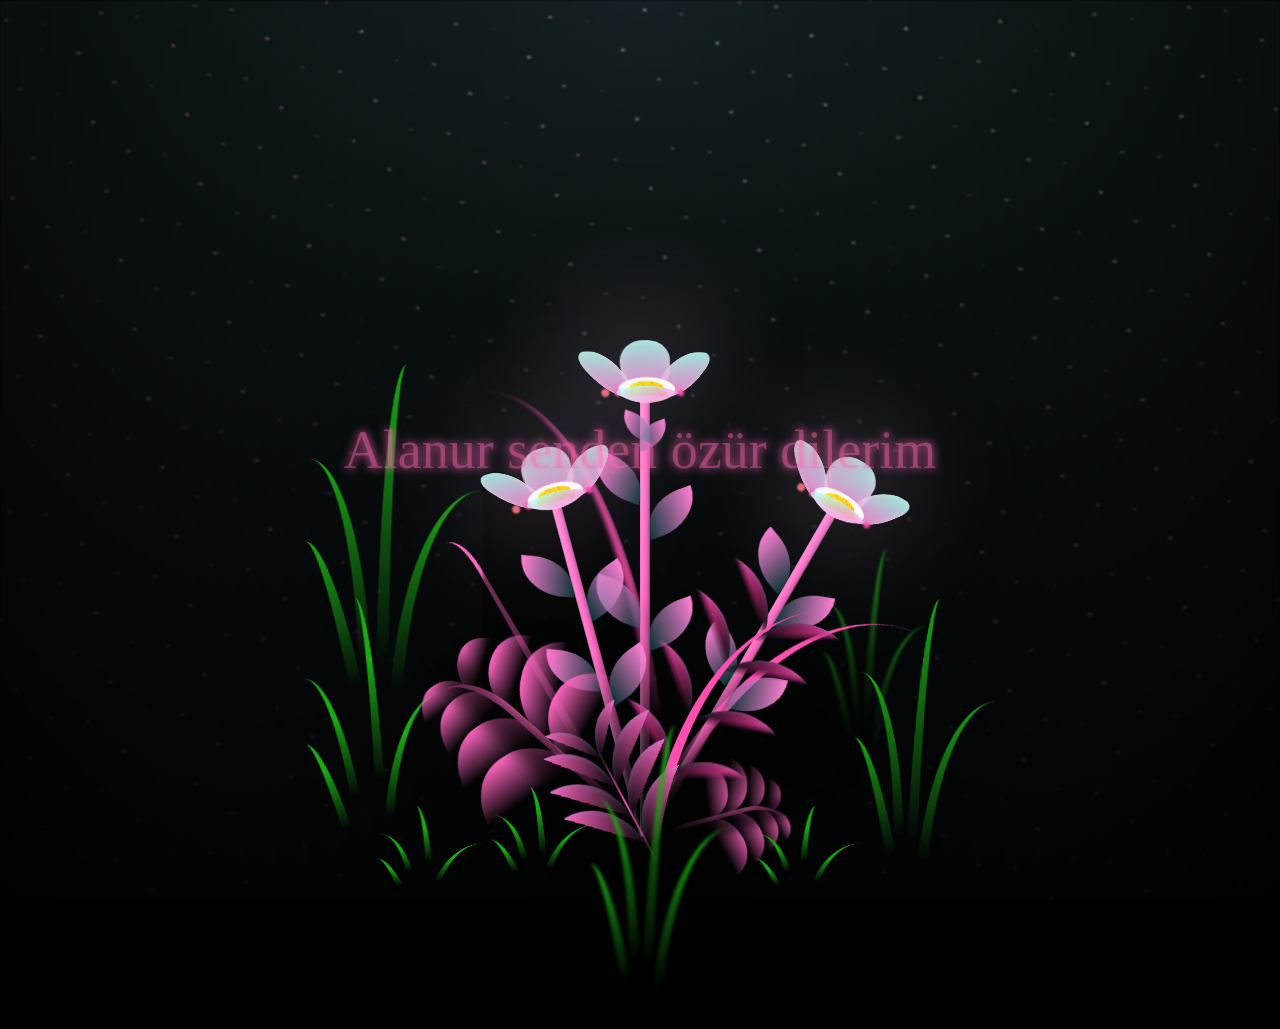
<file: index.html>
<!DOCTYPE html>
<html lang="en">
<head>
    <meta charset="UTF-8">
    <meta name="viewport" content="width=device-width, initial-scale=1.0">
    <title>Güzelim</title>
      <link rel="stylesheet" type="text/css" href="style1.0.css">
</head>
  
    <body class="not-loaded">
        <div class="night"></div>
        <div class="flowers">
          <div class="flower flower--1">
            <div class="flower__leafs flower__leafs--1">
              <div class="flower__leaf flower__leaf--1"></div>
              <div class="flower__leaf flower__leaf--2"></div>
              <div class="flower__leaf flower__leaf--3"></div>
              <div class="flower__leaf flower__leaf--4"></div>
              

              <div class="flower__white-circle"></div>
      
              <div class="flower__light flower__light--1"></div>
              <div class="flower__light flower__light--2"></div>
              <div class="flower__light flower__light--3"></div>
              <div class="flower__light flower__light--4"></div>
              <div class="flower__light flower__light--5"></div>
              <div class="flower__light flower__light--6"></div>
              <div class="flower__light flower__light--7"></div>
              <div class="flower__light flower__light--8"></div>
      
            </div>
            <div class="flower__line">
              <div class="flower__line__leaf flower__line__leaf--1"></div>
              <div class="flower__line__leaf flower__line__leaf--2"></div>
              <div class="flower__line__leaf flower__line__leaf--3"></div>
              <div class="flower__line__leaf flower__line__leaf--4"></div>
              <div class="flower__line__leaf flower__line__leaf--5"></div>
              <div class="flower__line__leaf flower__line__leaf--6"></div>
            </div>
          </div>
      
          <div class="flower flower--2">
            <div class="flower__leafs flower__leafs--2">
              <div class="flower__leaf flower__leaf--1"></div>
              <div class="flower__leaf flower__leaf--2"></div>
              <div class="flower__leaf flower__leaf--3"></div>
              <div class="flower__leaf flower__leaf--4"></div>
              <div class="flower__white-circle"></div>
      
              <div class="flower__light flower__light--1"></div>
              <div class="flower__light flower__light--2"></div>
              <div class="flower__light flower__light--3"></div>
              <div class="flower__light flower__light--4"></div>
              <div class="flower__light flower__light--5"></div>
              <div class="flower__light flower__light--6"></div>
              <div class="flower__light flower__light--7"></div>
              <div class="flower__light flower__light--8"></div>
      
            </div>
            <div class="flower__line">
              <div class="flower__line__leaf flower__line__leaf--1"></div>
              <div class="flower__line__leaf flower__line__leaf--2"></div>
              <div class="flower__line__leaf flower__line__leaf--3"></div>
              <div class="flower__line__leaf flower__line__leaf--4"></div>
            </div>
          </div>
      
          <div class="flower flower--3">
            <div class="flower__leafs flower__leafs--3">
              <div class="flower__leaf flower__leaf--1"></div>
              <div class="flower__leaf flower__leaf--2"></div>
              <div class="flower__leaf flower__leaf--3"></div>
              <div class="flower__leaf flower__leaf--4"></div>
              <div class="flower__white-circle"></div>
      
              <div class="flower__light flower__light--1"></div>
              <div class="flower__light flower__light--2"></div>
              <div class="flower__light flower__light--3"></div>
              <div class="flower__light flower__light--4"></div>
              <div class="flower__light flower__light--5"></div>
              <div class="flower__light flower__light--6"></div>
              <div class="flower__light flower__light--7"></div>
              <div class="flower__light flower__light--8"></div>
      
            </div>
            <div class="flower__line">
              <div class="flower__line__leaf flower__line__leaf--1"></div>
              <div class="flower__line__leaf flower__line__leaf--2"></div>
              <div class="flower__line__leaf flower__line__leaf--3"></div>
              <div class="flower__line__leaf flower__line__leaf--4"></div>
            </div>
          </div>
      
          <div class="grow-ans" style="--d:1.2s">
            <div class="flower__g-long">
              <div class="flower__g-long__top"></div>
              <div class="flower__g-long__bottom"></div>
            </div>
          </div>
      
          <div class="growing-grass">
            <div class="flower__grass flower__grass--1">
              <div class="flower__grass--top"></div>
              <div class="flower__grass--bottom"></div>
              <div class="flower__grass__leaf flower__grass__leaf--1"></div>
              <div class="flower__grass__leaf flower__grass__leaf--2"></div>
              <div class="flower__grass__leaf flower__grass__leaf--3"></div>
              <div class="flower__grass__leaf flower__grass__leaf--4"></div>
              <div class="flower__grass__leaf flower__grass__leaf--5"></div>
              <div class="flower__grass__leaf flower__grass__leaf--6"></div>
              <div class="flower__grass__leaf flower__grass__leaf--7"></div>
              <div class="flower__grass__leaf flower__grass__leaf--8"></div>
              <div class="flower__grass__overlay"></div>
            </div>
          </div>
      
          <div class="growing-grass">
            <div class="flower__grass flower__grass--2">
              <div class="flower__grass--top"></div>
              <div class="flower__grass--bottom"></div>
              <div class="flower__grass__leaf flower__grass__leaf--1"></div>
              <div class="flower__grass__leaf flower__grass__leaf--2"></div>
              <div class="flower__grass__leaf flower__grass__leaf--3"></div>
              <div class="flower__grass__leaf flower__grass__leaf--4"></div>
              <div class="flower__grass__leaf flower__grass__leaf--5"></div>
              <div class="flower__grass__leaf flower__grass__leaf--6"></div>
              <div class="flower__grass__leaf flower__grass__leaf--7"></div>
              <div class="flower__grass__leaf flower__grass__leaf--8"></div>
              <div class="flower__grass__overlay"></div>
            </div>
          </div>
      
          <div class="grow-ans" style="--d:2.4s">
            <div class="flower__g-right flower__g-right--1">
              <div class="leaf"></div>
            </div>
          </div>
      
          <div class="grow-ans" style="--d:2.8s">
            <div class="flower__g-right flower__g-right--2">
              <div class="leaf"></div>
            </div>
          </div>
      
          <div class="grow-ans" style="--d:2.8s">
            <div class="flower__g-front">
              <div class="flower__g-front__leaf-wrapper flower__g-front__leaf-wrapper--1">
                <div class="flower__g-front__leaf"></div>
              </div>
              <div class="flower__g-front__leaf-wrapper flower__g-front__leaf-wrapper--2">
                <div class="flower__g-front__leaf"></div>
              </div>
              <div class="flower__g-front__leaf-wrapper flower__g-front__leaf-wrapper--3">
                <div class="flower__g-front__leaf"></div>
              </div>
              <div class="flower__g-front__leaf-wrapper flower__g-front__leaf-wrapper--4">
                <div class="flower__g-front__leaf"></div>
              </div>
              <div class="flower__g-front__leaf-wrapper flower__g-front__leaf-wrapper--5">
                <div class="flower__g-front__leaf"></div>
              </div>
              <div class="flower__g-front__leaf-wrapper flower__g-front__leaf-wrapper--6">
                <div class="flower__g-front__leaf"></div>
              </div>
              <div class="flower__g-front__leaf-wrapper flower__g-front__leaf-wrapper--7">
                <div class="flower__g-front__leaf"></div>
              </div>
              <div class="flower__g-front__leaf-wrapper flower__g-front__leaf-wrapper--8">
                <div class="flower__g-front__leaf"></div>
              </div>
              <div class="flower__g-front__line"></div>
            </div>
          </div>
      
          <div class="grow-ans" style="--d:3.2s">
            <div class="flower__g-fr">
              <div class="leaf"></div>
              <div class="flower__g-fr__leaf flower__g-fr__leaf--1"></div>
              <div class="flower__g-fr__leaf flower__g-fr__leaf--2"></div>
              <div class="flower__g-fr__leaf flower__g-fr__leaf--3"></div>
              <div class="flower__g-fr__leaf flower__g-fr__leaf--4"></div>
              <div class="flower__g-fr__leaf flower__g-fr__leaf--5"></div>
              <div class="flower__g-fr__leaf flower__g-fr__leaf--6"></div>
              <div class="flower__g-fr__leaf flower__g-fr__leaf--7"></div>
              <div class="flower__g-fr__leaf flower__g-fr__leaf--8"></div>
            </div>
          </div>
      
          <div class="long-g long-g--0">
            <div class="grow-ans" style="--d:3s">
              <div class="leaf leaf--0"></div>
            </div>
            <div class="grow-ans" style="--d:2.2s">
              <div class="leaf leaf--1"></div>
            </div>
            <div class="grow-ans" style="--d:3.4s">
              <div class="leaf leaf--2"></div>
            </div>
            <div class="grow-ans" style="--d:3.6s">
              <div class="leaf leaf--3"></div>
            </div>
          </div>
      
          <div class="long-g long-g--1">
            <div class="grow-ans" style="--d:3.6s">
              <div class="leaf leaf--0"></div>
            </div>
            <div class="grow-ans" style="--d:3.8s">
              <div class="leaf leaf--1"></div>
            </div>
            <div class="grow-ans" style="--d:4s">
              <div class="leaf leaf--2"></div>
            </div>
            <div class="grow-ans" style="--d:4.2s">
              <div class="leaf leaf--3"></div>
            </div>
          </div>
      
          <div class="long-g long-g--2">
            <div class="grow-ans" style="--d:4s">
              <div class="leaf leaf--0"></div>
            </div>
            <div class="grow-ans" style="--d:4.2s">
              <div class="leaf leaf--1"></div>
            </div>
            <div class="grow-ans" style="--d:4.4s">
              <div class="leaf leaf--2"></div>
            </div>
            <div class="grow-ans" style="--d:4.6s">
              <div class="leaf leaf--3"></div>
            </div>
          </div>
      
          <div class="long-g long-g--3">
            <div class="grow-ans" style="--d:4s">
              <div class="leaf leaf--0"></div>
            </div>
            <div class="grow-ans" style="--d:4.2s">
              <div class="leaf leaf--1"></div>
            </div>
            <div class="grow-ans" style="--d:3s">
              <div class="leaf leaf--2"></div>
            </div>
            <div class="grow-ans" style="--d:3.6s">
              <div class="leaf leaf--3"></div>
            </div>
          </div>
      
          <div class="long-g long-g--4">
            <div class="grow-ans" style="--d:4s">
              <div class="leaf leaf--0"></div>
            </div>
            <div class="grow-ans" style="--d:4.2s">
              <div class="leaf leaf--1"></div>
            </div>
            <div class="grow-ans" style="--d:3s">
              <div class="leaf leaf--2"></div>
            </div>
            <div class="grow-ans" style="--d:3.6s">
              <div class="leaf leaf--3"></div>
            </div>
          </div>
      
          <div class="long-g long-g--5">
            <div class="grow-ans" style="--d:4s">
              <div class="leaf leaf--0"></div>
            </div>
            <div class="grow-ans" style="--d:4.2s">
              <div class="leaf leaf--1"></div>
            </div>
            <div class="grow-ans" style="--d:3s">
              <div class="leaf leaf--2"></div>
            </div>
            <div class="grow-ans" style="--d:3.6s">
              <div class="leaf leaf--3"></div>
            </div>
          </div>
      
          <div class="long-g long-g--6">
            <div class="grow-ans" style="--d:4.2s">
              <div class="leaf leaf--0"></div>
            </div>
            <div class="grow-ans" style="--d:4.4s">
              <div class="leaf leaf--1"></div>
            </div>
            <div class="grow-ans" style="--d:4.6s">
              <div class="leaf leaf--2"></div>
            </div>
            <div class="grow-ans" style="--d:4.8s">
              <div class="leaf leaf--3"></div>
            </div>
          </div>
      
          <div class="long-g long-g--7">
            <div class="grow-ans" style="--d:3s">
              <div class="leaf leaf--0"></div>
            </div>
            <div class="grow-ans" style="--d:3.2s">
              <div class="leaf leaf--1"></div>
            </div>
            <div class="grow-ans" style="--d:3.5s">
              <div class="leaf leaf--2"></div>
            </div>
            <div class="grow-ans" style="--d:3.6s">
              <div class="leaf leaf--3"></div>
            </div>
          </div>
        </div>
       
        <script src="java.js"></script>
      </body>
</html>
</file>
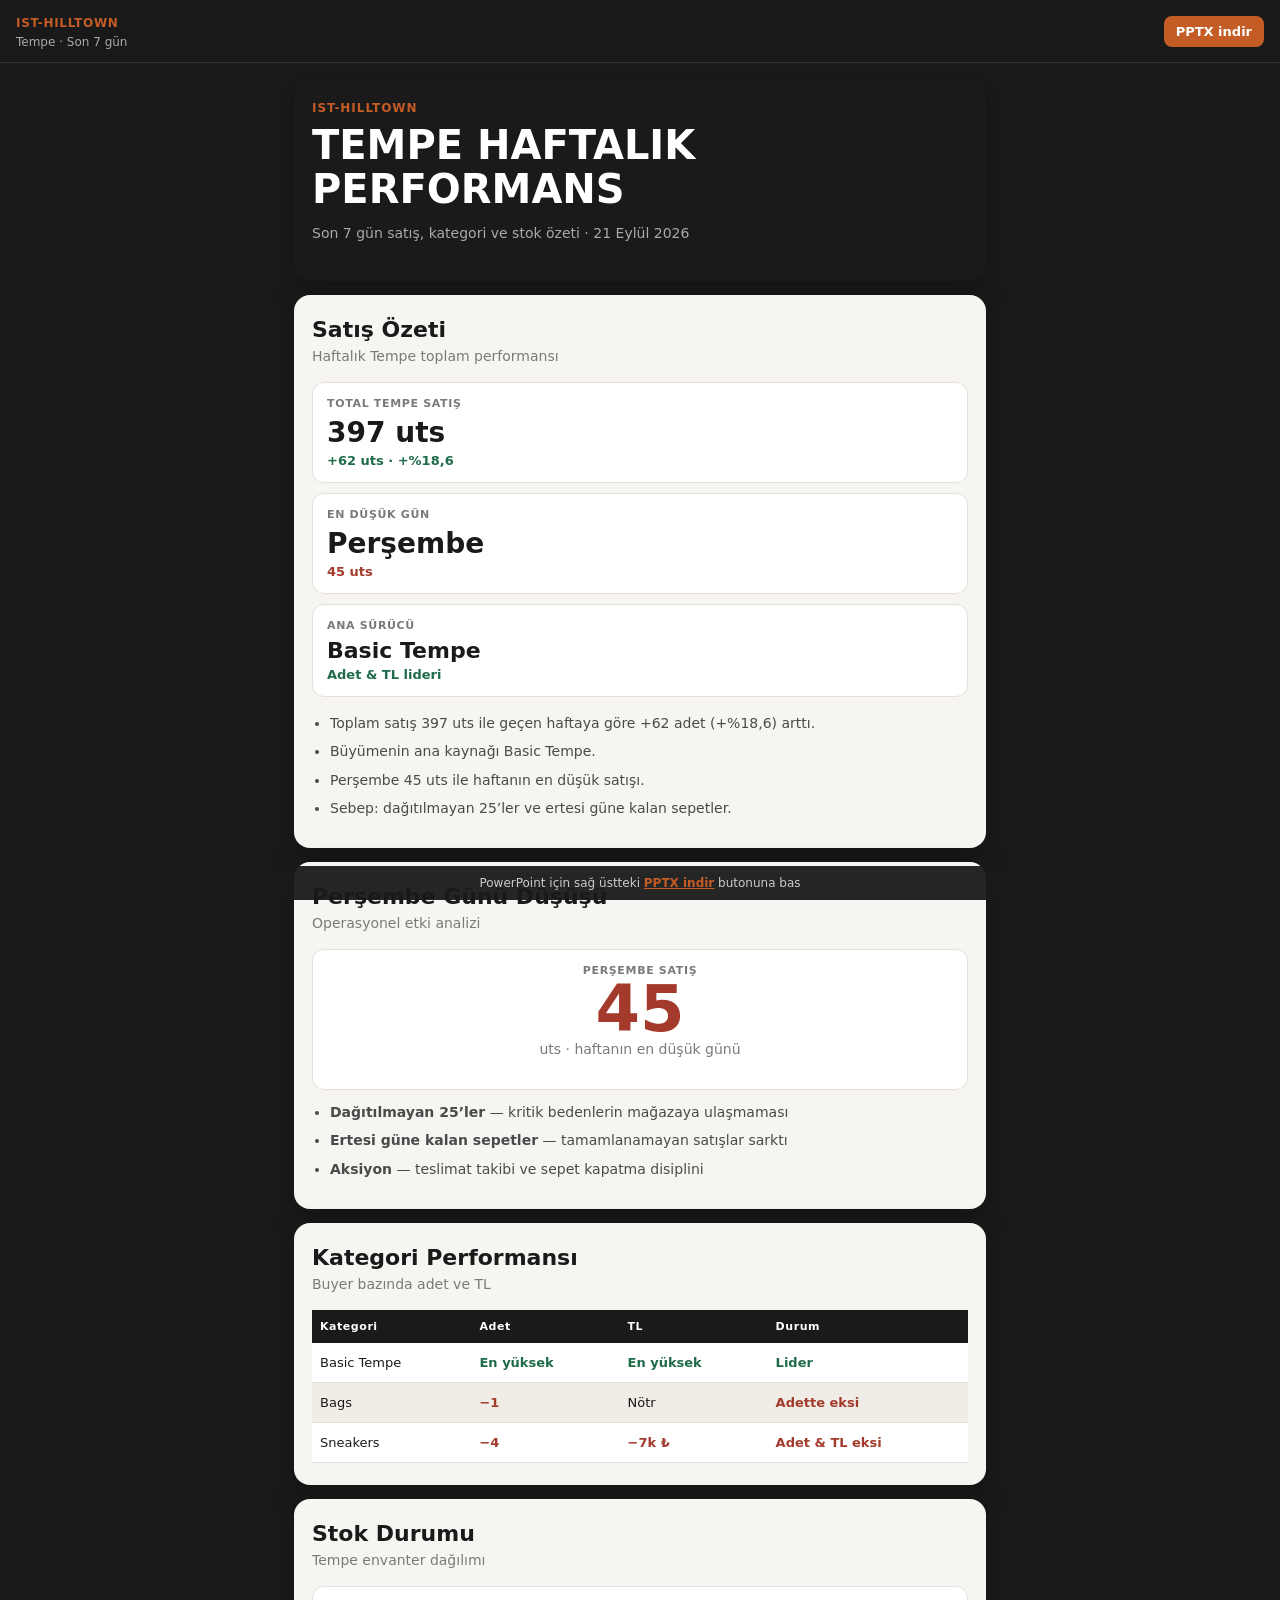
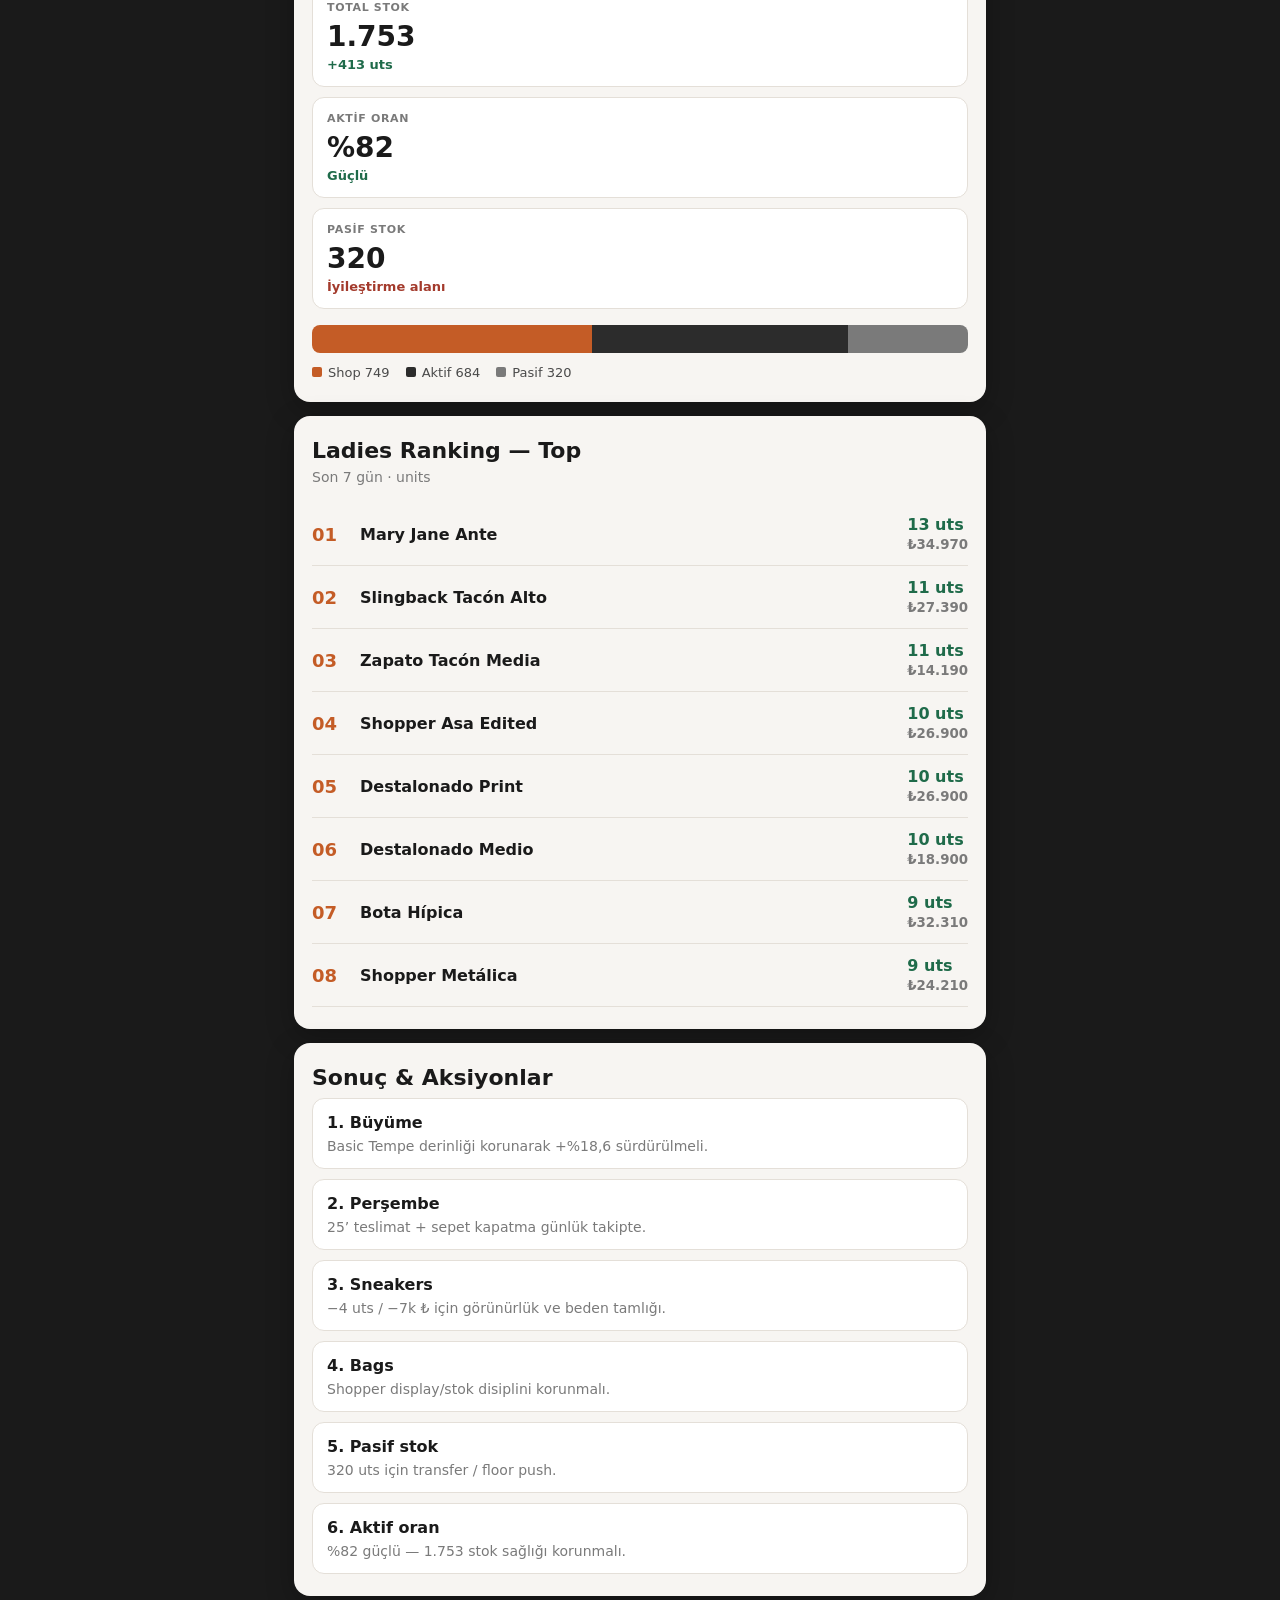
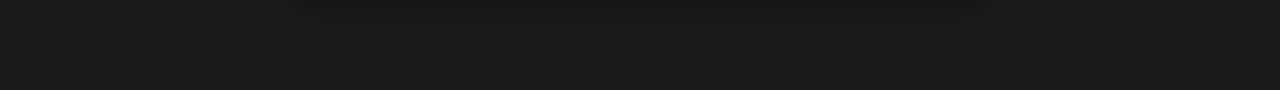
<file: presentations/tempe-sunum.html>
<!DOCTYPE html>
<html lang="tr">
<head>
  <meta charset="UTF-8" />
  <meta name="viewport" content="width=device-width, initial-scale=1, viewport-fit=cover" />
  <title>IST-HILLTOWN · Tempe Haftalık Performans</title>
  <style>
    :root {
      --ink: #1a1a1a;
      --soft: #4a4a4a;
      --muted: #7a7a7a;
      --paper: #f7f5f2;
      --accent: #c45c26;
      --pos: #1f6b4a;
      --neg: #a33a2c;
      --rule: #e4dfd8;
      --white: #fff;
    }
    * { box-sizing: border-box; margin: 0; padding: 0; }
    body {
      font-family: "Segoe UI", system-ui, -apple-system, sans-serif;
      background: var(--ink);
      color: var(--ink);
      min-height: 100dvh;
    }
    .bar {
      position: sticky; top: 0; z-index: 10;
      display: flex; align-items: center; justify-content: space-between;
      gap: 12px; padding: 12px 16px;
      background: rgba(26,26,26,.92); backdrop-filter: blur(8px);
      color: #fff; border-bottom: 1px solid #333;
    }
    .bar strong { color: var(--accent); font-size: 12px; letter-spacing: .06em; }
    .bar span { font-size: 12px; color: #aaa; }
    .dl {
      display: inline-block; padding: 8px 12px; border-radius: 8px;
      background: var(--accent); color: #fff; text-decoration: none;
      font-size: 13px; font-weight: 600; white-space: nowrap;
    }
    .wrap { max-width: 720px; margin: 0 auto; padding: 16px 14px 80px; }
    .slide {
      background: var(--paper); border-radius: 16px; padding: 22px 18px;
      margin-bottom: 14px; box-shadow: 0 8px 28px rgba(0,0,0,.25);
    }
    .slide.dark { background: var(--ink); color: #fff; }
    .eyebrow { color: var(--accent); font-size: 12px; font-weight: 700; letter-spacing: .08em; text-transform: uppercase; margin-bottom: 8px; }
    h1 { font-size: clamp(28px, 8vw, 40px); line-height: 1.1; margin: 8px 0 14px; }
    h2 { font-size: 22px; margin-bottom: 6px; }
    .sub { color: var(--muted); font-size: 14px; margin-bottom: 18px; }
    .dark .sub { color: #aaa; }
    .grid { display: grid; gap: 10px; }
    .grid.3 { grid-template-columns: 1fr; }
    @media (min-width: 560px) { .grid.3 { grid-template-columns: repeat(3, 1fr); } .grid.2 { grid-template-columns: 1fr 1fr; } }
    .card {
      background: var(--white); border: 1px solid var(--rule); border-radius: 12px; padding: 14px;
    }
    .dark .card { background: #222; border-color: #333; }
    .label { font-size: 11px; font-weight: 700; color: var(--muted); letter-spacing: .06em; text-transform: uppercase; }
    .value { font-size: 28px; font-weight: 700; margin: 6px 0 4px; }
    .delta { font-size: 13px; font-weight: 700; }
    .delta.up { color: var(--pos); }
    .delta.down { color: var(--neg); }
    ul { padding-left: 18px; }
    li { margin: 8px 0; color: var(--soft); font-size: 14px; line-height: 1.45; }
    table { width: 100%; border-collapse: collapse; font-size: 13px; }
    th { background: var(--ink); color: #fff; text-align: left; padding: 10px 8px; font-size: 11px; letter-spacing: .05em; }
    td { padding: 12px 8px; border-bottom: 1px solid var(--rule); background: #fff; }
    tr:nth-child(even) td { background: #f0ece6; }
    .pos { color: var(--pos); font-weight: 700; }
    .neg { color: var(--neg); font-weight: 700; }
    .big { font-size: 64px; font-weight: 800; color: var(--neg); line-height: 1; }
    .bar-stack { display: flex; height: 28px; border-radius: 8px; overflow: hidden; margin: 12px 0; }
    .bar-stack span { display: block; height: 100%; }
    .legend { display: flex; flex-wrap: wrap; gap: 10px 16px; font-size: 13px; color: var(--soft); }
    .dot { display: inline-block; width: 10px; height: 10px; border-radius: 2px; margin-right: 6px; }
    .prod { display: grid; grid-template-columns: 40px 1fr auto; gap: 8px; align-items: center; padding: 12px 0; border-bottom: 1px solid var(--rule); }
    .rank { color: var(--accent); font-weight: 800; font-size: 18px; }
    .hint {
      position: fixed; bottom: 0; left: 0; right: 0;
      padding: 10px 14px calc(10px + env(safe-area-inset-bottom));
      background: rgba(26,26,26,.95); color: #ccc; font-size: 12px; text-align: center;
    }
    .hint a { color: var(--accent); font-weight: 700; }
  </style>
</head>
<body>
  <div class="bar">
    <div>
      <strong>IST-HILLTOWN</strong><br />
      <span>Tempe · Son 7 gün</span>
    </div>
    <a class="dl" href="https://github.com/deniz-karakocoglu/Guzelim/raw/cursor/tempe-haftalik-sunum-210d/presentations/IST-HILLTOWN_Tempe_Haftalik_Performans.pptx">PPTX indir</a>
  </div>

  <div class="wrap">
    <section class="slide dark">
      <div class="eyebrow">IST-HILLTOWN</div>
      <h1>TEMPE HAFTALIK PERFORMANS</h1>
      <p class="sub">Son 7 gün satış, kategori ve stok özeti · 21 Eylül 2026</p>
    </section>

    <section class="slide">
      <h2>Satış Özeti</h2>
      <p class="sub">Haftalık Tempe toplam performansı</p>
      <div class="grid 3">
        <div class="card">
          <div class="label">Total Tempe Satış</div>
          <div class="value">397 uts</div>
          <div class="delta up">+62 uts · +%18,6</div>
        </div>
        <div class="card">
          <div class="label">En Düşük Gün</div>
          <div class="value">Perşembe</div>
          <div class="delta down">45 uts</div>
        </div>
        <div class="card">
          <div class="label">Ana Sürücü</div>
          <div class="value" style="font-size:22px">Basic Tempe</div>
          <div class="delta up">Adet & TL lideri</div>
        </div>
      </div>
      <ul style="margin-top:16px">
        <li>Toplam satış 397 uts ile geçen haftaya göre +62 adet (+%18,6) arttı.</li>
        <li>Büyümenin ana kaynağı Basic Tempe.</li>
        <li>Perşembe 45 uts ile haftanın en düşük satışı.</li>
        <li>Sebep: dağıtılmayan 25’ler ve ertesi güne kalan sepetler.</li>
      </ul>
    </section>

    <section class="slide">
      <h2>Perşembe Günü Düşüşü</h2>
      <p class="sub">Operasyonel etki analizi</p>
      <div class="card" style="text-align:center; margin-bottom:12px">
        <div class="label">Perşembe satış</div>
        <div class="big">45</div>
        <div class="sub">uts · haftanın en düşük günü</div>
      </div>
      <ul>
        <li><strong>Dağıtılmayan 25’ler</strong> — kritik bedenlerin mağazaya ulaşmaması</li>
        <li><strong>Ertesi güne kalan sepetler</strong> — tamamlanamayan satışlar sarktı</li>
        <li><strong>Aksiyon</strong> — teslimat takibi ve sepet kapatma disiplini</li>
      </ul>
    </section>

    <section class="slide">
      <h2>Kategori Performansı</h2>
      <p class="sub">Buyer bazında adet ve TL</p>
      <div style="overflow-x:auto">
        <table>
          <thead>
            <tr><th>Kategori</th><th>Adet</th><th>TL</th><th>Durum</th></tr>
          </thead>
          <tbody>
            <tr><td>Basic Tempe</td><td class="pos">En yüksek</td><td class="pos">En yüksek</td><td class="pos">Lider</td></tr>
            <tr><td>Bags</td><td class="neg">−1</td><td>Nötr</td><td class="neg">Adette eksi</td></tr>
            <tr><td>Sneakers</td><td class="neg">−4</td><td class="neg">−7k ₺</td><td class="neg">Adet & TL eksi</td></tr>
          </tbody>
        </table>
      </div>
    </section>

    <section class="slide">
      <h2>Stok Durumu</h2>
      <p class="sub">Tempe envanter dağılımı</p>
      <div class="grid 3">
        <div class="card">
          <div class="label">Total stok</div>
          <div class="value">1.753</div>
          <div class="delta up">+413 uts</div>
        </div>
        <div class="card">
          <div class="label">Aktif oran</div>
          <div class="value">%82</div>
          <div class="delta up">Güçlü</div>
        </div>
        <div class="card">
          <div class="label">Pasif stok</div>
          <div class="value">320</div>
          <div class="delta down">İyileştirme alanı</div>
        </div>
      </div>
      <div class="bar-stack" style="margin-top:16px">
        <span style="width:42.7%;background:var(--accent)"></span>
        <span style="width:39.0%;background:#2c2c2c"></span>
        <span style="width:18.3%;background:#7a7a7a"></span>
      </div>
      <div class="legend">
        <span><i class="dot" style="background:var(--accent)"></i>Shop 749</span>
        <span><i class="dot" style="background:#2c2c2c"></i>Aktif 684</span>
        <span><i class="dot" style="background:#7a7a7a"></i>Pasif 320</span>
      </div>
    </section>

    <section class="slide">
      <h2>Ladies Ranking — Top</h2>
      <p class="sub">Son 7 gün · units</p>
      <div class="prod"><span class="rank">01</span><div><strong>Mary Jane Ante</strong></div><div class="pos">13 uts<br /><small style="color:var(--muted)">₺34.970</small></div></div>
      <div class="prod"><span class="rank">02</span><div><strong>Slingback Tacón Alto</strong></div><div class="pos">11 uts<br /><small style="color:var(--muted)">₺27.390</small></div></div>
      <div class="prod"><span class="rank">03</span><div><strong>Zapato Tacón Media</strong></div><div class="pos">11 uts<br /><small style="color:var(--muted)">₺14.190</small></div></div>
      <div class="prod"><span class="rank">04</span><div><strong>Shopper Asa Edited</strong></div><div class="pos">10 uts<br /><small style="color:var(--muted)">₺26.900</small></div></div>
      <div class="prod"><span class="rank">05</span><div><strong>Destalonado Print</strong></div><div class="pos">10 uts<br /><small style="color:var(--muted)">₺26.900</small></div></div>
      <div class="prod"><span class="rank">06</span><div><strong>Destalonado Medio</strong></div><div class="pos">10 uts<br /><small style="color:var(--muted)">₺18.900</small></div></div>
      <div class="prod"><span class="rank">07</span><div><strong>Bota Hípica</strong></div><div class="pos">9 uts<br /><small style="color:var(--muted)">₺32.310</small></div></div>
      <div class="prod"><span class="rank">08</span><div><strong>Shopper Metálica</strong></div><div class="pos">9 uts<br /><small style="color:var(--muted)">₺24.210</small></div></div>
    </section>

    <section class="slide">
      <h2>Sonuç & Aksiyonlar</h2>
      <div class="grid 2" style="margin-top:8px">
        <div class="card"><strong>1. Büyüme</strong><p class="sub" style="margin:6px 0 0">Basic Tempe derinliği korunarak +%18,6 sürdürülmeli.</p></div>
        <div class="card"><strong>2. Perşembe</strong><p class="sub" style="margin:6px 0 0">25’ teslimat + sepet kapatma günlük takipte.</p></div>
        <div class="card"><strong>3. Sneakers</strong><p class="sub" style="margin:6px 0 0">−4 uts / −7k ₺ için görünürlük ve beden tamlığı.</p></div>
        <div class="card"><strong>4. Bags</strong><p class="sub" style="margin:6px 0 0">Shopper display/stok disiplini korunmalı.</p></div>
        <div class="card"><strong>5. Pasif stok</strong><p class="sub" style="margin:6px 0 0">320 uts için transfer / floor push.</p></div>
        <div class="card"><strong>6. Aktif oran</strong><p class="sub" style="margin:6px 0 0">%82 güçlü — 1.753 stok sağlığı korunmalı.</p></div>
      </div>
    </section>
  </div>

  <div class="hint">
    PowerPoint için sağ üstteki <a href="https://github.com/deniz-karakocoglu/Guzelim/raw/cursor/tempe-haftalik-sunum-210d/presentations/IST-HILLTOWN_Tempe_Haftalik_Performans.pptx">PPTX indir</a> butonuna bas
  </div>
</body>
</html>
</file>
<file: style1.0.css>
*,
*::after,
*::before {
  padding: 0;
  margin: 0;
  box-sizing: border-box;
}

:root {
  --dark-color: #000;
}

body {
  display: flex;
  align-items: flex-end;
  justify-content: center;
  min-height: 100vh;
  background-color: var(--dark-color);
  overflow: hidden;
  perspective: 1000px;
}

.night {
  position: fixed;
  left: 50%;
  top: 0;
  transform: translateX(-50%);
  width: 100%;
  height: 100%;
  filter: blur(0.1vmin);
  background-image: radial-gradient(ellipse at top, transparent 0%, var(--dark-color)), radial-gradient(ellipse at bottom, var(--dark-color), rgba(145, 233, 255, 0.2)), repeating-linear-gradient(220deg, black 0px, black 19px, transparent 19px, transparent 22px), repeating-linear-gradient(189deg, black 0px, black 19px, transparent 19px, transparent 22px), repeating-linear-gradient(148deg, black 0px, black 19px, transparent 19px, transparent 22px), linear-gradient(90deg, #ff80d5, #f0f0f0);
}

.flowers {
  position: relative;
  transform: scale(0.7);
}

.flower {
  position: absolute;
  bottom: 10vmin;
  transform-origin: bottom center;
  z-index: 10;
  --fl-speed: 0.8s;
}
.flower--1 {
  animation: moving-flower-1 4s linear infinite;
}
.flower--1 .flower__line {
  height: 70vmin;
  animation-delay: 0.3s;
}
.flower--1 .flower__line__leaf--1 {
  animation: blooming-leaf-right var(--fl-speed) 1.6s backwards;
}
.flower--1 .flower__line__leaf--2 {
  animation: blooming-leaf-right var(--fl-speed) 1.4s backwards;
}
.flower--1 .flower__line__leaf--3 {
  animation: blooming-leaf-left var(--fl-speed) 1.2s backwards;
}
.flower--1 .flower__line__leaf--4 {
  animation: blooming-leaf-left var(--fl-speed) 1s backwards;
}
.flower--1 .flower__line__leaf--5 {
  animation: blooming-leaf-right var(--fl-speed) 1.8s backwards;
}
.flower--1 .flower__line__leaf--6 {
  animation: blooming-leaf-left var(--fl-speed) 2s backwards;
}
.flower--2 {
  left: 50%;
  transform: rotate(30deg);
  animation: moving-flower-2 4s linear infinite;
}
.flower--2 .flower__line {
  height: 60vmin;
  animation-delay: 0.8s;
}
.flower--2 .flower__line__leaf--1 {
  animation: blooming-leaf-right var(--fl-speed) 1.9s backwards;
}
.flower--2 .flower__line__leaf--2 {
  animation: blooming-leaf-right var(--fl-speed) 1.7s backwards;
}
.flower--2 .flower__line__leaf--3 {
  animation: blooming-leaf-left var(--fl-speed) 1.5s backwards;
}
.flower--2 .flower__line__leaf--4 {
  animation: blooming-leaf-left var(--fl-speed) 1.3s backwards;
}
.flower--3 {
  left: 50%;
  transform: rotate(-15deg);
  animation: moving-flower-3 4s linear infinite;
}
.flower--3 .flower__line {
  animation-delay: 0.9s;
}
.flower--3 .flower__line__leaf--1 {
  animation: blooming-leaf-right var(--fl-speed) 2.5s backwards;
}
.flower--3 .flower__line__leaf--2 {
  animation: blooming-leaf-right var(--fl-speed) 2.3s backwards;
}
.flower--3 .flower__line__leaf--3 {
  animation: blooming-leaf-left var(--fl-speed) 2.1s backwards;
}
.flower--3 .flower__line__leaf--4 {
  animation: blooming-leaf-left var(--fl-speed) 1.9s backwards;
}
.flower__leafs {
  position: relative;
  animation: blooming-flower 2s backwards;
}
.flower__leafs--1 {
  animation-delay: 1.1s;
}
.flower__leafs--2 {
  animation-delay: 1.4s;
}
.flower__leafs--3 {
  animation-delay: 1.7s;
}
.flower__leafs::after {
  content: "";
  position: absolute;
  left: 0;
  top: 0;
  transform: translate(-50%, -100%);
  width: 8vmin;
  height: 8vmin;
  background-color: #ffc6f4;
  filter: blur(10vmin);
}
.flower__leaf {
  position: absolute;
  bottom: 0;
  left: 50%;
  width: 8vmin;
  height: 11vmin;
  border-radius: 51% 49% 47% 53%/44% 45% 55% 69%;
  background-color: #ffbaf4;
  background-image: linear-gradient(to top, #ff80d5, #a7ffee);
  transform-origin: bottom center;
  opacity: 0.9;
  box-shadow: inset 0 0 2vmin rgba(255, 255, 255, 0.5);
}
.flower__leaf--1 {
  transform: translate(-10%, 1%) rotateY(40deg) rotateX(-50deg);
}
.flower__leaf--2 {
  transform: translate(-50%, -4%) rotateX(40deg);
}
.flower__leaf--3 {
  transform: translate(-90%, 0%) rotateY(45deg) rotateX(50deg);
}
.flower__leaf--4 {
  width: 8vmin;
  height: 8vmin;
  transform-origin: bottom left;
  border-radius: 4vmin 10vmin 4vmin 4vmin;
  transform: translate(0%, 18%) rotateX(70deg) rotate(-43deg);
  background-image: linear-gradient(to top, #ff80d5, #a7ffee);
  z-index: 1;
  opacity: 0.8;
}
.flower__white-circle {
  position: absolute;
  left: -3.5vmin;
  top: -3vmin;
  width: 9vmin;
  height: 4vmin;
  border-radius: 50%;
  background-color: #fff;
}
.flower__white-circle::after {
  content: "";
  position: absolute;
  left: 50%;
  top: 45%;
  transform: translate(-50%, -50%);
  width: 60%;
  height: 60%;
  border-radius: inherit;
  background-image: repeating-linear-gradient(135deg, rgba(0, 0, 0, 0.03) 0px, rgba(0, 0, 0, 0.03) 1px, transparent 1px, transparent 12px), repeating-linear-gradient(45deg, rgba(0, 0, 0, 0.03) 0px, rgba(0, 0, 0, 0.03) 1px, transparent 1px, transparent 12px), repeating-linear-gradient(67.5deg, rgba(0, 0, 0, 0.03) 0px, rgba(0, 0, 0, 0.03) 1px, transparent 1px, transparent 12px), repeating-linear-gradient(135deg, rgba(0, 0, 0, 0.03) 0px, rgba(0, 0, 0, 0.03) 1px, transparent 1px, transparent 12px), repeating-linear-gradient(45deg, rgba(0, 0, 0, 0.03) 0px, rgba(0, 0, 0, 0.03) 1px, transparent 1px, transparent 12px), repeating-linear-gradient(112.5deg, rgba(0, 0, 0, 0.03) 0px, rgba(0, 0, 0, 0.03) 1px, transparent 1px, transparent 12px), repeating-linear-gradient(112.5deg, rgba(0, 0, 0, 0.03) 0px, rgba(0, 0, 0, 0.03) 1px, transparent 1px, transparent 12px), repeating-linear-gradient(45deg, rgba(0, 0, 0, 0.03) 0px, rgba(0, 0, 0, 0.03) 1px, transparent 1px, transparent 12px), repeating-linear-gradient(22.5deg, rgba(0, 0, 0, 0.03) 0px, rgba(0, 0, 0, 0.03) 1px, transparent 1px, transparent 12px), repeating-linear-gradient(45deg, rgba(0, 0, 0, 0.03) 0px, rgba(0, 0, 0, 0.03) 1px, transparent 1px, transparent 12px), repeating-linear-gradient(22.5deg, rgba(0, 0, 0, 0.03) 0px, rgba(0, 0, 0, 0.03) 1px, transparent 1px, transparent 12px), repeating-linear-gradient(135deg, rgba(0, 0, 0, 0.03) 0px, rgba(0, 0, 0, 0.03) 1px, transparent 1px, transparent 12px), repeating-linear-gradient(157.5deg, rgba(0, 0, 0, 0.03) 0px, rgba(0, 0, 0, 0.03) 1px, transparent 1px, transparent 12px), repeating-linear-gradient(67.5deg, rgba(0, 0, 0, 0.03) 0px, rgba(0, 0, 0, 0.03) 1px, transparent 1px, transparent 12px), repeating-linear-gradient(67.5deg, rgba(0, 0, 0, 0.03) 0px, rgba(0, 0, 0, 0.03) 1px, transparent 1px, transparent 12px), linear-gradient(90deg, #ffeb12, #ffce00);
}
.flower__line {
  height: 55vmin;
  width: 1.5vmin;
  background-image: linear-gradient(to left, rgba(0, 0, 0, 0.2), transparent, rgba(255, 255, 255, 0.2)), linear-gradient(to top, transparent 10%, #ff66c0, #ff80d5);
  box-shadow: inset 0 0 2px rgba(0, 0, 0, 0.5);
  animation: grow-flower-tree 4s backwards;
}
.flower__line__leaf {
  --w: 7vmin;
  --h: calc(var(--w) + 2vmin);
  position: absolute;
  top: 20%;
  left: 90%;
  width: var(--w);
  height: var(--h);
  border-top-right-radius: var(--h);
  border-bottom-left-radius: var(--h);
  background-image: linear-gradient(to top, rgba(20, 117, 122, 0.4), #ff80d5);
}
.flower__line__leaf--1 {
  transform: rotate(70deg) rotateY(30deg);
}
.flower__line__leaf--2 {
  top: 45%;
  transform: rotate(70deg) rotateY(30deg);
}
.flower__line__leaf--3, .flower__line__leaf--4, .flower__line__leaf--6 {
  border-top-right-radius: 0;
  border-bottom-left-radius: 0;
  border-top-left-radius: var(--h);
  border-bottom-right-radius: var(--h);
  left: -460%;
  top: 12%;
  transform: rotate(-70deg) rotateY(30deg);
}
.flower__line__leaf--4 {
  top: 40%;
}
.flower__line__leaf--5 {
  top: 0;
  transform-origin: left;
  transform: rotate(70deg) rotateY(30deg) scale(0.6);
}
.flower__line__leaf--6 {
  top: -2%;
  left: -450%;
  transform-origin: right;
  transform: rotate(-70deg) rotateY(30deg) scale(0.6);
}
.flower__light {
  position: absolute;
  bottom: 0vmin;
  width: 1vmin;
  height: 1vmin;
  background-color: #fffb00;
  border-radius: 50%;
  filter: blur(0.2vmin);
  animation: light-ans 4s linear infinite backwards;
}
.flower__light:nth-child(odd) {
  background-color: #ff40a5;
}
.flower__light--1 {
  left: -2vmin;
  animation-delay: 1s;
}
.flower__light--2 {
  left: 3vmin;
  animation-delay: 0.5s;
}
.flower__light--3 {
  left: -6vmin;
  animation-delay: 0.3s;
}
.flower__light--4 {
  left: 6vmin;
  animation-delay: 0.9s;
}
.flower__light--5 {
  left: -1vmin;
  animation-delay: 1.5s;
}
.flower__light--6 {
  left: -4vmin;
  animation-delay: 3s;
}
.flower__light--7 {
  left: 3vmin;
  animation-delay: 2s;
}
.flower__light--8 {
  left: -6vmin;
  animation-delay: 3.5s;
}
.flower__grass {
  --c: #ff66c0;
  --line-w: 1.5vmin;
  position: absolute;
  bottom: 12vmin;
  left: -7vmin;
  display: flex;
  flex-direction: column;
  align-items: flex-end;
  z-index: 20;
  transform-origin: bottom center;
  transform: rotate(-48deg) rotateY(40deg);
}
.flower__grass--1 {
  animation: moving-grass 2s linear infinite;
}
.flower__grass--2 {
  left: 2vmin;
  bottom: 10vmin;
  transform: scale(0.5) rotate(75deg) rotateX(10deg) rotateY(-200deg);
  opacity: 0.8;
  z-index: 0;
  animation: moving-grass--2 1.5s linear infinite;
}
.flower__grass--top {
  width: 7vmin;
  height: 10vmin;
  border-top-right-radius: 100%;
  border-right: var(--line-w) solid var(--c);
  transform-origin: bottom center;
  transform: rotate(-2deg);
}
.flower__grass--bottom {
  margin-top: -2px;
  width: var(--line-w);
  height: 25vmin;
  background-image: linear-gradient(to top, transparent, var(--c));
}
.flower__grass__leaf {
  --size: 10vmin;
  position: absolute;
  width: calc(var(--size) * 2.1);
  height: var(--size);
  border-top-left-radius: var(--size);
  border-top-right-radius: var(--size);
  background-image: linear-gradient(to top, transparent, transparent 30%, var(--c));
  z-index: 100;
}
.flower__grass__leaf--1 {
  top: -6%;
  left: 30%;
  --size: 6vmin;
  transform: rotate(-20deg);
  animation: growing-grass-ans--1 2s 2.6s backwards;
}
@keyframes growing-grass-ans--1 {
  0% {
    transform-origin: bottom left;
    transform: rotate(-20deg) scale(0);
  }
}
.flower__grass__leaf--2 {
  top: -5%;
  left: -110%;
  --size: 6vmin;
  transform: rotate(10deg);
  animation: growing-grass-ans--2 2s 2.4s linear backwards;
}
@keyframes growing-grass-ans--2 {
  0% {
    transform-origin: bottom right;
    transform: rotate(10deg) scale(0);
  }
}
.flower__grass__leaf--3 {
  top: 5%;
  left: 60%;
  --size: 8vmin;
  transform: rotate(-18deg) rotateX(-20deg);
  animation: growing-grass-ans--3 2s 2.2s linear backwards;
}
@keyframes growing-grass-ans--3 {
  0% {
    transform-origin: bottom left;
    transform: rotate(-18deg) rotateX(-20deg) scale(0);
  }
}
.flower__grass__leaf--4 {
  top: 6%;
  left: -135%;
  --size: 8vmin;
  transform: rotate(2deg);
  animation: growing-grass-ans--4 2s 2s linear backwards;
}
@keyframes growing-grass-ans--4 {
  0% {
    transform-origin: bottom right;
    transform: rotate(2deg) scale(0);
  }
}
.flower__grass__leaf--5 {
  top: 20%;
  left: 60%;
  --size: 10vmin;
  transform: rotate(-24deg) rotateX(-20deg);
  animation: growing-grass-ans--5 2s 1.8s linear backwards;
}
@keyframes growing-grass-ans--5 {
  0% {
    transform-origin: bottom left;
    transform: rotate(-24deg) rotateX(-20deg) scale(0);
  }
}
.flower__grass__leaf--6 {
  top: 22%;
  left: -180%;
  --size: 10vmin;
  transform: rotate(10deg);
  animation: growing-grass-ans--6 2s 1.6s linear backwards;
}
@keyframes growing-grass-ans--6 {
  0% {
    transform-origin: bottom right;
    transform: rotate(10deg) scale(0);
  }
}
.flower__grass__leaf--7 {
  top: 39%;
  left: 70%;
  --size: 10vmin;
  transform: rotate(-10deg);
  animation: growing-grass-ans--7 2s 1.4s linear backwards;
}
@keyframes growing-grass-ans--7 {
  0% {
    transform-origin: bottom left;
    transform: rotate(-10deg) scale(0);
  }
}
.flower__grass__leaf--8 {
  top: 40%;
  left: -215%;
  --size: 11vmin;
  transform: rotate(10deg);
  animation: growing-grass-ans--8 2s 1.2s linear backwards;
}
@keyframes growing-grass-ans--8 {
  0% {
    transform-origin: bottom right;
    transform: rotate(10deg) scale(0);
  }
}
.flower__grass__overlay {
  position: absolute;
  top: -10%;
  right: 0%;
  width: 100%;
  height: 100%;
  background-color: rgba(0, 0, 0, 0.6);
  filter: blur(1.5vmin);
  z-index: 100;
}
.flower__g-long {
  --w: 2vmin;
  --h: 6vmin;
  --c: #ff66c0;
  position: absolute;
  bottom: 10vmin;
  left: -3vmin;
  transform-origin: bottom center;
  transform: rotate(-30deg) rotateY(-20deg);
  display: flex;
  flex-direction: column;
  align-items: flex-end;
  animation: flower-g-long-ans 3s linear infinite;
}
@keyframes flower-g-long-ans {
  0%, 100% {
    transform: rotate(-30deg) rotateY(-20deg);
  }
  50% {
    transform: rotate(-32deg) rotateY(-20deg);
  }
}
.flower__g-long__top {
  top: calc(var(--h) * -1);
  width: calc(var(--w) + 1vmin);
  height: var(--h);
  border-top-right-radius: 100%;
  border-right: 0.7vmin solid var(--c);
  transform: translate(-0.7vmin, 1vmin);
}
.flower__g-long__bottom {
  width: var(--w);
  height: 50vmin;
  transform-origin: bottom center;
  background-image: linear-gradient(to top, transparent 30%, var(--c));
  box-shadow: inset 0 0 2px rgba(0, 0, 0, 0.5);
  clip-path: polygon(35% 0, 65% 1%, 100% 100%, 0% 100%);
}
.flower__g-right {
  position: absolute;
  bottom: 6vmin;
  left: -2vmin;
  transform-origin: bottom left;
  transform: rotate(20deg);
}
.flower__g-right .leaf {
  width: 30vmin;
  height: 50vmin;
  border-top-left-radius: 100%;
  border-left: 2vmin solid #ff4fb0;
  background-image: linear-gradient(to bottom, transparent, var(--dark-color) 60%);
  mask-image: linear-gradient(to top, transparent 30%, #ff4fb0 60%);
}
.flower__g-right--1 {
  animation: flower-g-right-ans 2.5s linear infinite;
}
.flower__g-right--2 {
  left: 5vmin;
  transform: rotateY(-180deg);
  animation: flower-g-right-ans--2 3s linear infinite;
}
.flower__g-right--2 .leaf {
  height: 75vmin;
  filter: blur(0.3vmin);
  opacity: 0.8;
}
@keyframes flower-g-right-ans {
  0%, 100% {
    transform: rotate(20deg);
  }
  50% {
    transform: rotate(24deg) rotateX(-20deg);
  }
}
@keyframes flower-g-right-ans--2 {
  0%, 100% {
    transform: rotateY(-180deg) rotate(0deg) rotateX(-20deg);
  }
  50% {
    transform: rotateY(-180deg) rotate(6deg) rotateX(-20deg);
  }
}
.flower__g-front {
  position: absolute;
  bottom: 6vmin;
  left: 2.5vmin;
  z-index: 100;
  transform-origin: bottom center;
  transform: rotate(-28deg) rotateY(30deg) scale(1.04);
  animation: flower__g-front-ans 2s linear infinite;
}
@keyframes flower__g-front-ans {
  0%, 100% {
    transform: rotate(-28deg) rotateY(30deg) scale(1.04);
  }
  50% {
    transform: rotate(-35deg) rotateY(40deg) scale(1.04);
  }
}
.flower__g-front__line {
  width: 0.3vmin;
  height: 20vmin;
  background-image: linear-gradient(to top, transparent, #ff4fb0, transparent 100%);
  position: relative;
}
.flower__g-front__leaf-wrapper {
  position: absolute;
  top: 0;
  left: 0;
  transform-origin: bottom left;
  transform: rotate(10deg);
}
.flower__g-front__leaf-wrapper:nth-child(even) {
  left: 0vmin;
  transform: rotateY(-180deg) rotate(5deg);
  animation: flower__g-front__leaf-left-ans 1s ease-in backwards;
}
.flower__g-front__leaf-wrapper:nth-child(odd) {
  animation: flower__g-front__leaf-ans 1s ease-in backwards;
}
.flower__g-front__leaf-wrapper--1 {
  top: -8vmin;
  transform: scale(0.7);
  animation: flower__g-front__leaf-ans 1s 5.5s ease-in backwards !important;
}
.flower__g-front__leaf-wrapper--2 {
  top: -8vmin;
  transform: rotateY(-180deg) scale(0.7) !important;
  animation: flower__g-front__leaf-left-ans-2 1s 4.6s ease-in backwards !important;
}
.flower__g-front__leaf-wrapper--3 {
  top: -3vmin;
  animation: flower__g-front__leaf-ans 1s 4.6s ease-in backwards;
}
.flower__g-front__leaf-wrapper--4 {
  top: -3vmin;
  transform: rotateY(-180deg) scale(0.9) !important;
  animation: flower__g-front__leaf-left-ans-2 1s 4.6s ease-in backwards !important;
}
@keyframes flower__g-front__leaf-left-ans-2 {
  0% {
    transform: rotateY(-180deg) scale(0);
  }
}
.flower__g-front__leaf-wrapper--5, .flower__g-front__leaf-wrapper--6 {
  top: 2vmin;
}
.flower__g-front__leaf-wrapper--7, .flower__g-front__leaf-wrapper--8 {
  top: 6.5vmin;
}
.flower__g-front__leaf-wrapper--2 {
  animation-delay: 5.2s !important;
}
.flower__g-front__leaf-wrapper--3 {
  animation-delay: 4.9s !important;
}
.flower__g-front__leaf-wrapper--5 {
  animation-delay: 4.3s !important;
}
.flower__g-front__leaf-wrapper--6 {
  animation-delay: 4.1s !important;
}
.flower__g-front__leaf-wrapper--7 {
  animation-delay: 3.8s !important;
}
.flower__g-front__leaf-wrapper--8 {
  animation-delay: 3.5s !important;
}
@keyframes flower__g-front__leaf-ans {
  0% {
    transform: rotate(10deg) scale(0);
  }
}
@keyframes flower__g-front__leaf-left-ans {
  0% {
    transform: rotateY(-180deg) rotate(5deg) scale(0);
  }
}
.flower__g-front__leaf {
  width: 10vmin;
  height: 10vmin;
  border-radius: 100% 0% 0% 100%/100% 100% 0% 0%;
  box-shadow: inset 0 2px 1vmin rgba(44, 238, 252, 0.2);
  background-image: linear-gradient(to bottom left, transparent, var(--dark-color)), linear-gradient(to bottom right, #ff66c0 50%, transparent 50%, transparent);
  -webkit-mask-image: linear-gradient(to bottom right, #ff66c0 50%, transparent 50%, transparent);
  mask-image: linear-gradient(to bottom right, #ff66c0 50%, transparent 50%, transparent);
}
.flower__g-fr {
  position: absolute;
  bottom: -4vmin;
  left: vmin;
  transform-origin: bottom left;
  z-index: 10;
  animation: flower__g-fr-ans 2s linear infinite;
}
@keyframes flower__g-fr-ans {
  0%, 100% {
    transform: rotate(2deg);
  }
  50% {
    transform: rotate(4deg);
  }
}
.flower__g-fr .leaf {
  width: 30vmin;
  height: 50vmin;
  border-top-left-radius: 100%;
  border-left: 2vmin solid #ff4fb0;
  mask-image: linear-gradient(to top, transparent 25%, #ff4fb0 50%);
  position: relative;
  z-index: 1;
}
.flower__g-fr__leaf {
  position: absolute;
  top: 0;
  left: 0;
  width: 10vmin;
  height: 10vmin;
  border-radius: 100% 0% 0% 100%/100% 100% 0% 0%;
  box-shadow: inset 0 2px 1vmin rgba(44, 238, 252, 0.2);
  background-image: linear-gradient(to bottom left, transparent, var(--dark-color) 98%), linear-gradient(to bottom right, #ff40a5 45%, transparent 50%, transparent);
  mask-image: linear-gradient(135deg, #ff66c0 40%, transparent 50%, transparent);
}
.flower__g-fr__leaf--1 {
  left: 20vmin;
  transform: rotate(45deg);
  animation: flower__g-fr-leaft-ans-1 0.5s 5.2s linear backwards;
}
@keyframes flower__g-fr-leaft-ans-1 {
  0% {
    transform-origin: left;
    transform: rotate(45deg) scale(0);
  }
}
.flower__g-fr__leaf--2 {
  left: 12vmin;
  top: -7vmin;
  transform: rotate(25deg) rotateY(-180deg);
  animation: flower__g-fr-leaft-ans-6 0.5s 5s linear backwards;
}
.flower__g-fr__leaf--3 {
  left: 15vmin;
  top: 6vmin;
  transform: rotate(55deg);
  animation: flower__g-fr-leaft-ans-5 0.5s 4.8s linear backwards;
}
.flower__g-fr__leaf--4 {
  left: 6vmin;
  top: -2vmin;
  transform: rotate(25deg) rotateY(-180deg);
  animation: flower__g-fr-leaft-ans-6 0.5s 4.6s linear backwards;
}
.flower__g-fr__leaf--5 {
  left: 10vmin;
  top: 14vmin;
  transform: rotate(55deg);
  animation: flower__g-fr-leaft-ans-5 0.5s 4.4s linear backwards;
}
@keyframes flower__g-fr-leaft-ans-5 {
  0% {
    transform-origin: left;
    transform: rotate(55deg) scale(0);
  }
}
.flower__g-fr__leaf--6 {
  left: 0vmin;
  top: 6vmin;
  transform: rotate(25deg) rotateY(-180deg);
  animation: flower__g-fr-leaft-ans-6 0.5s 4.2s linear backwards;
}
@keyframes flower__g-fr-leaft-ans-6 {
  0% {
    transform-origin: right;
    transform: rotate(25deg) rotateY(-180deg) scale(0);
  }
}
.flower__g-fr__leaf--7 {
  left: 5vmin;
  top: 22vmin;
  transform: rotate(45deg);
  animation: flower__g-fr-leaft-ans-7 0.5s 4s linear backwards;
}
@keyframes flower__g-fr-leaft-ans-7 {
  0% {
    transform-origin: left;
    transform: rotate(45deg) scale(0);
  }
}
.flower__g-fr__leaf--8 {
  left: -4vmin;
  top: 15vmin;
  transform: rotate(15deg) rotateY(-180deg);
  animation: flower__g-fr-leaft-ans-8 0.5s 3.8s linear backwards;
}
@keyframes flower__g-fr-leaft-ans-8 {
  0% {
    transform-origin: right;
    transform: rotate(15deg) rotateY(-180deg) scale(0);
  }
}

.long-g {
  position: absolute;
  bottom: 25vmin;
  left: -42vmin;
  transform-origin: bottom left;
}
.long-g--1 {
  bottom: 0vmin;
  transform: scale(0.8) rotate(-5deg);
}
.long-g--1 .leaf {
mask-image: linear-gradient(to top, transparent 40%, #ff4fb0 80%) !important;
}
.long-g--1 .leaf--1 {
  --w: 5vmin;
  --h: 60vmin;
  left: -2vmin;
  transform: rotate(3deg) rotateY(-180deg);
}
.long-g--2, .long-g--3 {
  bottom: -3vmin;
  left: -35vmin;
  transform-origin: center;
  transform: scale(0.6) rotateX(60deg);
}
.long-g--2 .leaf, .long-g--3 .leaf {
  mask-image: linear-gradient(to top, transparent 50%, #ff4fb0 80%) !important;
}
.long-g--2 .leaf--1, .long-g--3 .leaf--1 {
  left: -1vmin;
  transform: rotateY(-180deg);
}
.long-g--3 {
  left: -17vmin;
  bottom: 0vmin;
}
.long-g--3 .leaf {
  mask-image: linear-gradient(to top, transparent 40%, #ff4fb0 80%) !important;
}
.long-g--4 {
  left: 25vmin;
  bottom: -3vmin;
  transform-origin: center;
  transform: scale(0.6) rotateX(60deg);
}
.long-g--4 .leaf {
  mask-image: linear-gradient(to top, transparent 50%, #ff4fb0 80%) !important;
}
.long-g--5 {
  left: 42vmin;
  bottom: 0vmin;
  transform: scale(0.8) rotate(2deg);
}
.long-g--6 {
  left: 0vmin;
  bottom: -20vmin;
  z-index: 100;
  filter: blur(0.3vmin);
  transform: scale(0.8) rotate(2deg);
}
.long-g--7 {
  left: 35vmin;
  bottom: 20vmin;
  z-index: -1;
  filter: blur(0.3vmin);
  transform: scale(0.6) rotate(2deg);
  opacity: 0.7;
}
.long-g .leaf {
  --w: 15vmin;
  --h: 40vmin;
  --c: #1aaa15;
  position: absolute;
  bottom: 0;
  width: var(--w);
  height: var(--h);
  border-top-left-radius: 100%;
  border-left: 2vmin solid var(--c);
  mask-image: linear-gradient(to top, transparent 20%, var(--dark-color));
  transform-origin: bottom center;
}
.long-g .leaf--0 {
  left: 2vmin;
  animation: leaf-ans-1 4s linear infinite;
}
.long-g .leaf--1 {
  --w: 5vmin;
  --h: 60vmin;
  animation: leaf-ans-1 4s linear infinite;
}
.long-g .leaf--2 {
  --w: 10vmin;
  --h: 40vmin;
  left: -0.5vmin;
  bottom: 5vmin;
  transform-origin: bottom left;
  transform: rotateY(-180deg);
  animation: leaf-ans-2 3s linear infinite;
}
.long-g .leaf--3 {
  --w: 5vmin;
  --h: 30vmin;
  left: -1vmin;
  bottom: 3.2vmin;
  transform-origin: bottom left;
  transform: rotate(-10deg) rotateY(-180deg);
  animation: leaf-ans-3 3s linear infinite;
}

@keyframes leaf-ans-1 {
  0%, 100% {
    transform: rotate(-5deg) scale(1);
  }
  50% {
    transform: rotate(5deg) scale(1.1);
  }
}
@keyframes leaf-ans-2 {
  0%, 100% {
    transform: rotateY(-180deg) rotate(5deg);
  }
  50% {
    transform: rotateY(-180deg) rotate(0deg) scale(1.1);
  }
}
@keyframes leaf-ans-3 {
  0%, 100% {
    transform: rotate(-10deg) rotateY(-180deg);
  }
  50% {
    transform: rotate(-20deg) rotateY(-180deg);
  }
}
.grow-ans {
  animation: grow-ans 2s var(--d) backwards;
}

@keyframes grow-ans {
  0% {
    transform: scale(0);
    opacity: 0;
  }
}
@keyframes light-ans {
  0% {
    opacity: 0;
    transform: translateY(0vmin);
  }
  25% {
    opacity: 1;
    transform: translateY(-5vmin) translateX(-2vmin);
  }
  50% {
    opacity: 1;
    transform: translateY(-15vmin) translateX(2vmin);
    filter: blur(0.2vmin);
  }
  75% {
    transform: translateY(-20vmin) translateX(-2vmin);
    filter: blur(0.2vmin);
  }
  100% {
    transform: translateY(-30vmin);
    opacity: 0;
    filter: blur(1vmin);
  }
}
@keyframes moving-flower-1 {
  0%, 100% {
    transform: rotate(2deg);
  }
  50% {
    transform: rotate(-2deg);
  }
}
@keyframes moving-flower-2 {
  0%, 100% {
    transform: rotate(18deg);
  }
  50% {
    transform: rotate(14deg);
  }
}
@keyframes moving-flower-3 {
  0%, 100% {
    transform: rotate(-18deg);
  }
  50% {
    transform: rotate(-20deg) rotateY(-10deg);
  }
}
@keyframes blooming-leaf-right {
  0% {
    transform-origin: left;
    transform: rotate(70deg) rotateY(30deg) scale(0);
  }
}
@keyframes blooming-leaf-left {
  0% {
    transform-origin: right;
    transform: rotate(-70deg) rotateY(30deg) scale(0);
  }
}
@keyframes grow-flower-tree {
  0% {
    height: 0;
    border-radius: 1vmin;
  }
}
@keyframes blooming-flower {
  0% {
    transform: scale(0);
  }
}
@keyframes moving-grass {
  0%, 100% {
    transform: rotate(-48deg) rotateY(40deg);
  }
  50% {
    transform: rotate(-50deg) rotateY(40deg);
  }
}
@keyframes moving-grass--2 {
  0%, 100% {
    transform: scale(0.5) rotate(75deg) rotateX(10deg) rotateY(-200deg);
  }
  50% {
    transform: scale(0.5) rotate(79deg) rotateX(10deg) rotateY(-200deg);
  }
}
.growing-grass {
  animation: growing-grass-ans 1s 2s backwards;
}

@keyframes growing-grass-ans {
  0% {
    transform: scale(0);
  }
}
.not-loaded * {
  animation-play-state: paused !important;
}


body::before {
  content: "Alanur senden özür dilerim";
  position: fixed;
  top: 50%;
  left: 50%;
  transform: translate(-50%, -50%);
  font-size: 6vmin;
  color: rgba(255, 105, 180, 0.4); 
  white-space: nowrap;
  pointer-events: none;
  z-index: 1000; 
  text-shadow: 0 0 10px rgba(255, 105, 180, 0.9);
}
</file>
